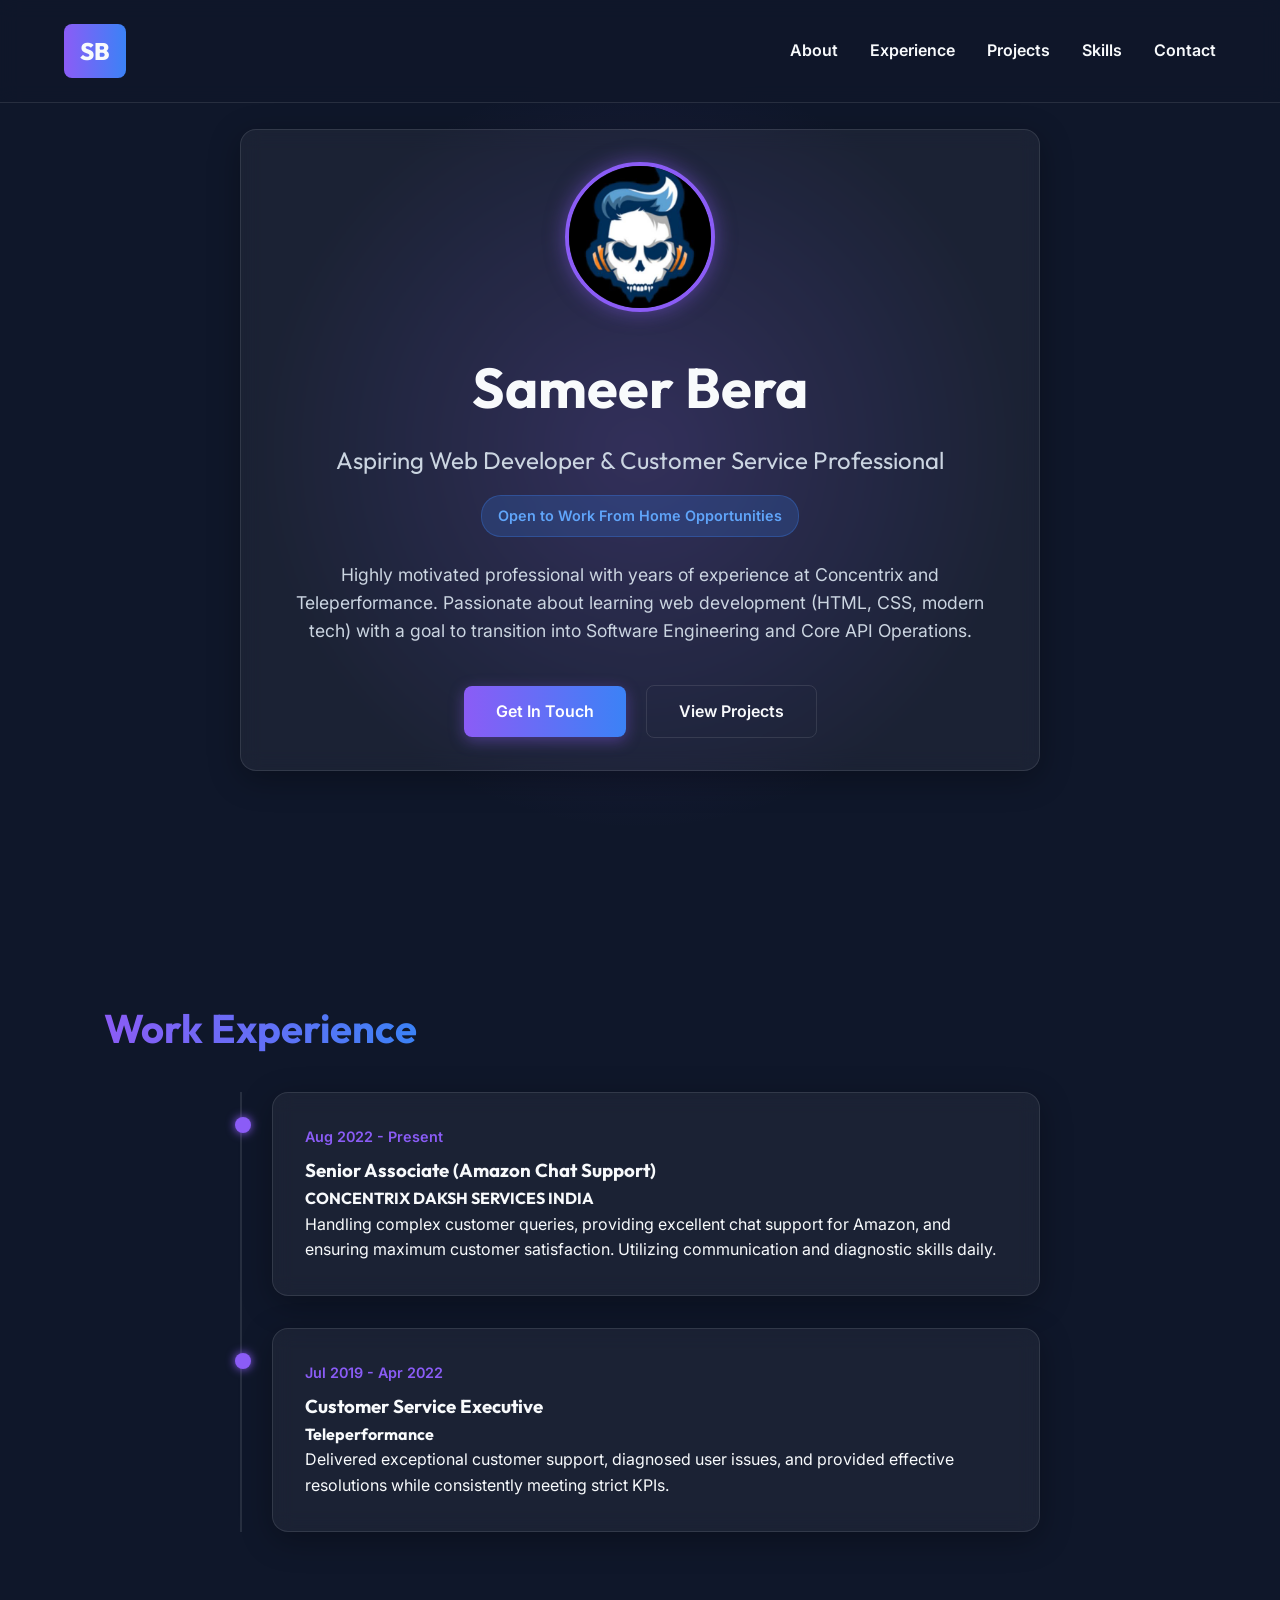
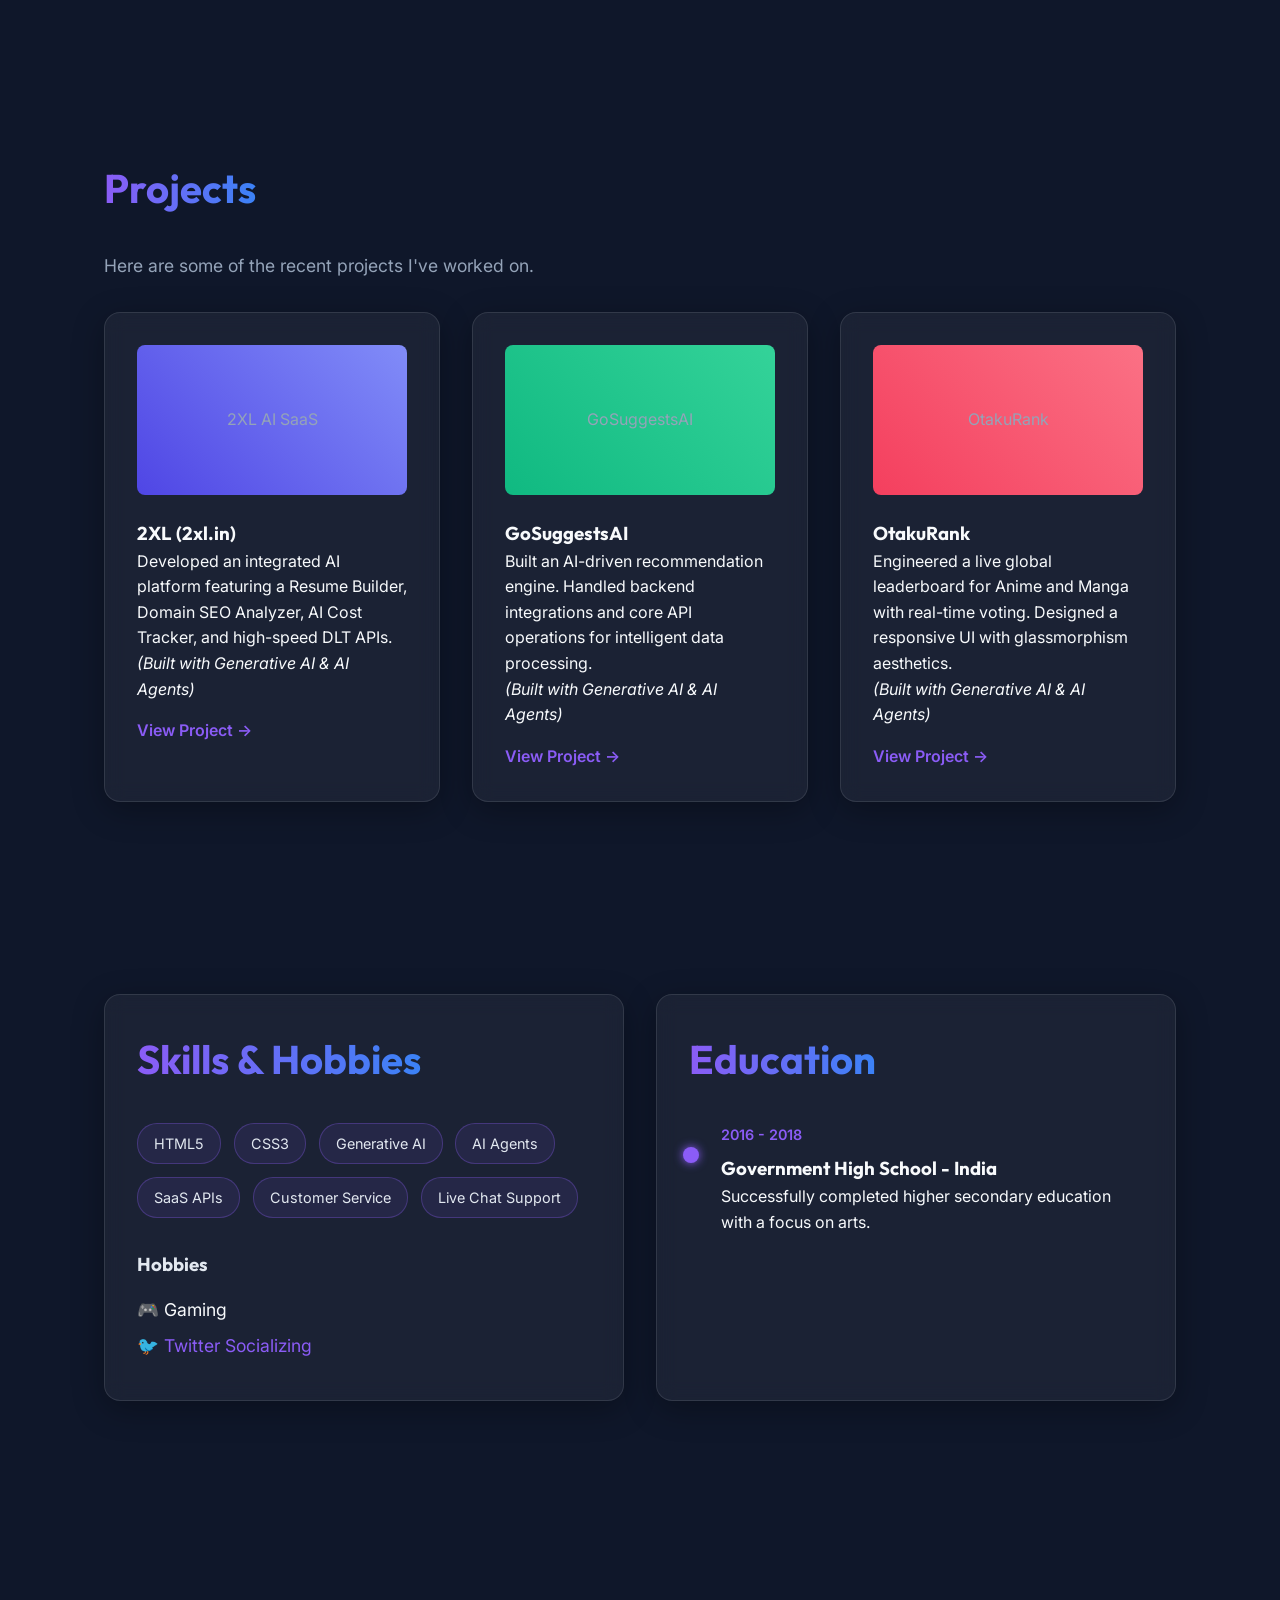
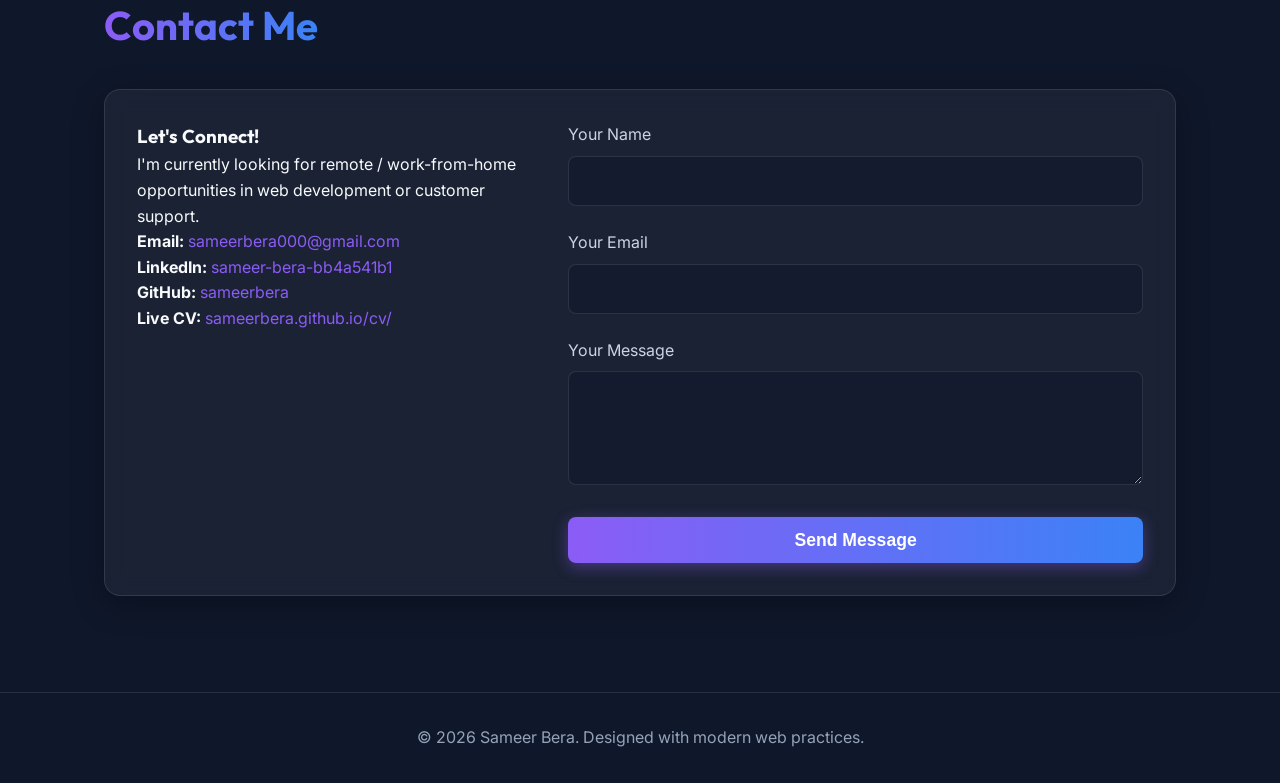
<file: index.html>
<!DOCTYPE html>
<html lang="en">
<head>
  <meta charset="utf-8">
  <meta name="viewport" content="width=device-width, initial-scale=1.0">
  <title>Sameer Bera - Professional CV</title>
  <link rel="preconnect" href="https://fonts.googleapis.com">
  <link rel="preconnect" href="https://fonts.gstatic.com" crossorigin>
  <link href="https://fonts.googleapis.com/css2?family=Inter:wght@300;400;600;800&family=Outfit:wght@400;700&display=swap" rel="stylesheet">
  <link rel="stylesheet" href="style.css">
</head>
<body>
  <!-- Navigation -->
  <nav class="navbar">
    <div class="logo">SB</div>
    <ul class="nav-links">
      <li><a href="#about">About</a></li>
      <li><a href="#experience">Experience</a></li>
      <li><a href="#projects">Projects</a></li>
      <li><a href="#skills">Skills</a></li>
      <li><a href="#contact">Contact</a></li>
    </ul>
  </nav>

  <!-- Hero Section -->
  <section id="about" class="hero">
    <div class="hero-content glass-panel">
      <div class="profile-container">
        <img src="Images/sameer.jpg" alt="Sameer Bera Profile" class="profile-pic" onerror="this.src='https://via.placeholder.com/150'">
      </div>
      <h1 class="name">Sameer Bera</h1>
      <h2 class="title">Aspiring Web Developer & Customer Service Professional</h2>
      <div class="badge">Open to Work From Home Opportunities</div>
      <p class="bio">
        Highly motivated professional with years of experience at Concentrix and Teleperformance. Passionate about learning web development (HTML, CSS, modern tech) with a goal to transition into Software Engineering and Core API Operations.
      </p>
      <div class="hero-buttons">
        <a href="#contact" class="btn primary-btn">Get In Touch</a>
        <a href="#projects" class="btn secondary-btn">View Projects</a>
      </div>
    </div>
  </section>

  <div class="container">
    <!-- Experience Section -->
    <section id="experience" class="section">
      <h2 class="section-title">Work Experience</h2>
      <div class="timeline">
        
        <div class="timeline-item glass-card">
          <div class="timeline-date">Aug 2022 - Present</div>
          <div class="timeline-content">
            <h3>Senior Associate (Amazon Chat Support)</h3>
            <h4>CONCENTRIX DAKSH SERVICES INDIA</h4>
            <p>Handling complex customer queries, providing excellent chat support for Amazon, and ensuring maximum customer satisfaction. Utilizing communication and diagnostic skills daily.</p>
          </div>
        </div>

        <div class="timeline-item glass-card">
          <div class="timeline-date">Jul 2019 - Apr 2022</div>
          <div class="timeline-content">
            <h3>Customer Service Executive</h3>
            <h4>Teleperformance</h4>
            <p>Delivered exceptional customer support, diagnosed user issues, and provided effective resolutions while consistently meeting strict KPIs.</p>
          </div>
        </div>

      </div>
    </section>

    <!-- Projects Section -->
    <section id="projects" class="section">
      <h2 class="section-title">Projects</h2>
      <p class="section-subtitle">Here are some of the recent projects I've worked on.</p>
      <div class="grid-container">
        
        <!-- Project 1: 2XL -->
        <div class="project-card glass-card">
          <div class="project-img-placeholder" style="background: linear-gradient(45deg, #4f46e5, #818cf8);">2XL AI SaaS</div>
          <h3>2XL (2xl.in)</h3>
          <p>Developed an integrated AI platform featuring a Resume Builder, Domain SEO Analyzer, AI Cost Tracker, and high-speed DLT APIs. <br><em>(Built with Generative AI & AI Agents)</em></p>
          <a href="https://2xl.in" target="_blank" class="btn-text">View Project →</a>
        </div>

        <!-- Project 2: GoSuggestsAI -->
        <div class="project-card glass-card">
          <div class="project-img-placeholder" style="background: linear-gradient(45deg, #10b981, #34d399);">GoSuggestsAI</div>
          <h3>GoSuggestsAI</h3>
          <p>Built an AI-driven recommendation engine. Handled backend integrations and core API operations for intelligent data processing. <br><em>(Built with Generative AI & AI Agents)</em></p>
          <a href="https://gosuggestsai.com" target="_blank" class="btn-text">View Project →</a>
        </div>

        <!-- Project 3: OtakuRank -->
        <div class="project-card glass-card">
          <div class="project-img-placeholder" style="background: linear-gradient(45deg, #f43f5e, #fb7185);">OtakuRank</div>
          <h3>OtakuRank</h3>
          <p>Engineered a live global leaderboard for Anime and Manga with real-time voting. Designed a responsive UI with glassmorphism aesthetics. <br><em>(Built with Generative AI & AI Agents)</em></p>
          <a href="https://otakurank.com" target="_blank" class="btn-text">View Project →</a>
        </div>

      </div>
    </section>

    <!-- Skills & Education Section -->
    <section id="skills" class="section split-section">
      <div class="skills-container glass-card">
        <h2 class="section-title">Skills & Hobbies</h2>
        <div class="skills-list">
          <span class="skill-tag">HTML5</span>
          <span class="skill-tag">CSS3</span>
          <span class="skill-tag">Generative AI</span>
          <span class="skill-tag">AI Agents</span>
          <span class="skill-tag">SaaS APIs</span>
          <span class="skill-tag">Customer Service</span>
          <span class="skill-tag">Live Chat Support</span>
        </div>
        <h3 class="subsection-title">Hobbies</h3>
        <ul class="hobby-list">
          <li>🎮 Gaming</li>
          <li>🐦 <a href="https://twitter.com/sameerbera2" target="_blank">Twitter Socializing</a></li>
        </ul>
      </div>

      <div class="education-container glass-card">
        <h2 class="section-title">Education</h2>
        <div class="timeline-item">
          <div class="timeline-date">2016 - 2018</div>
          <div class="timeline-content">
            <h3>Government High School - India</h3>
            <p>Successfully completed higher secondary education with a focus on arts.</p>
          </div>
        </div>
      </div>
    </section>

    <!-- Contact Section -->
    <section id="contact" class="section">
      <h2 class="section-title">Contact Me</h2>
      <div class="contact-wrapper glass-card">
        <div class="contact-info">
          <h3>Let's Connect!</h3>
          <p>I'm currently looking for remote / work-from-home opportunities in web development or customer support.</p>
          <p><strong>Email:</strong> <a href="mailto:sameerbera000@gmail.com">sameerbera000@gmail.com</a></p>
          <p><strong>LinkedIn:</strong> <a href="https://www.linkedin.com/in/sameer-bera-bb4a541b1/" target="_blank">sameer-bera-bb4a541b1</a></p>
          <p><strong>GitHub:</strong> <a href="https://github.com/sameerbera" target="_blank">sameerbera</a></p>
          <p><strong>Live CV:</strong> <a href="https://sameerbera.github.io/cv/" target="_blank">sameerbera.github.io/cv/</a></p>
        </div>
        <form class="contact-form" action="mailto:sameerbera000@gmail.com" method="post" enctype="text/plain">
          <div class="form-group">
            <label for="yourName">Your Name</label>
            <input type="text" id="yourName" name="yourName" required>
          </div>
          <div class="form-group">
            <label for="yourEmail">Your Email</label>
            <input type="email" id="yourEmail" name="yourEmail" required>
          </div>
          <div class="form-group">
            <label for="yourMessage">Your Message</label>
            <textarea id="yourMessage" name="yourMessage" rows="5" required></textarea>
          </div>
          <button type="submit" class="btn primary-btn submit-btn">Send Message</button>
        </form>
      </div>
    </section>
  </div>

  <footer>
    <p>&copy; 2026 Sameer Bera. Designed with modern web practices.</p>
  </footer>
</body>
</html>
</file>
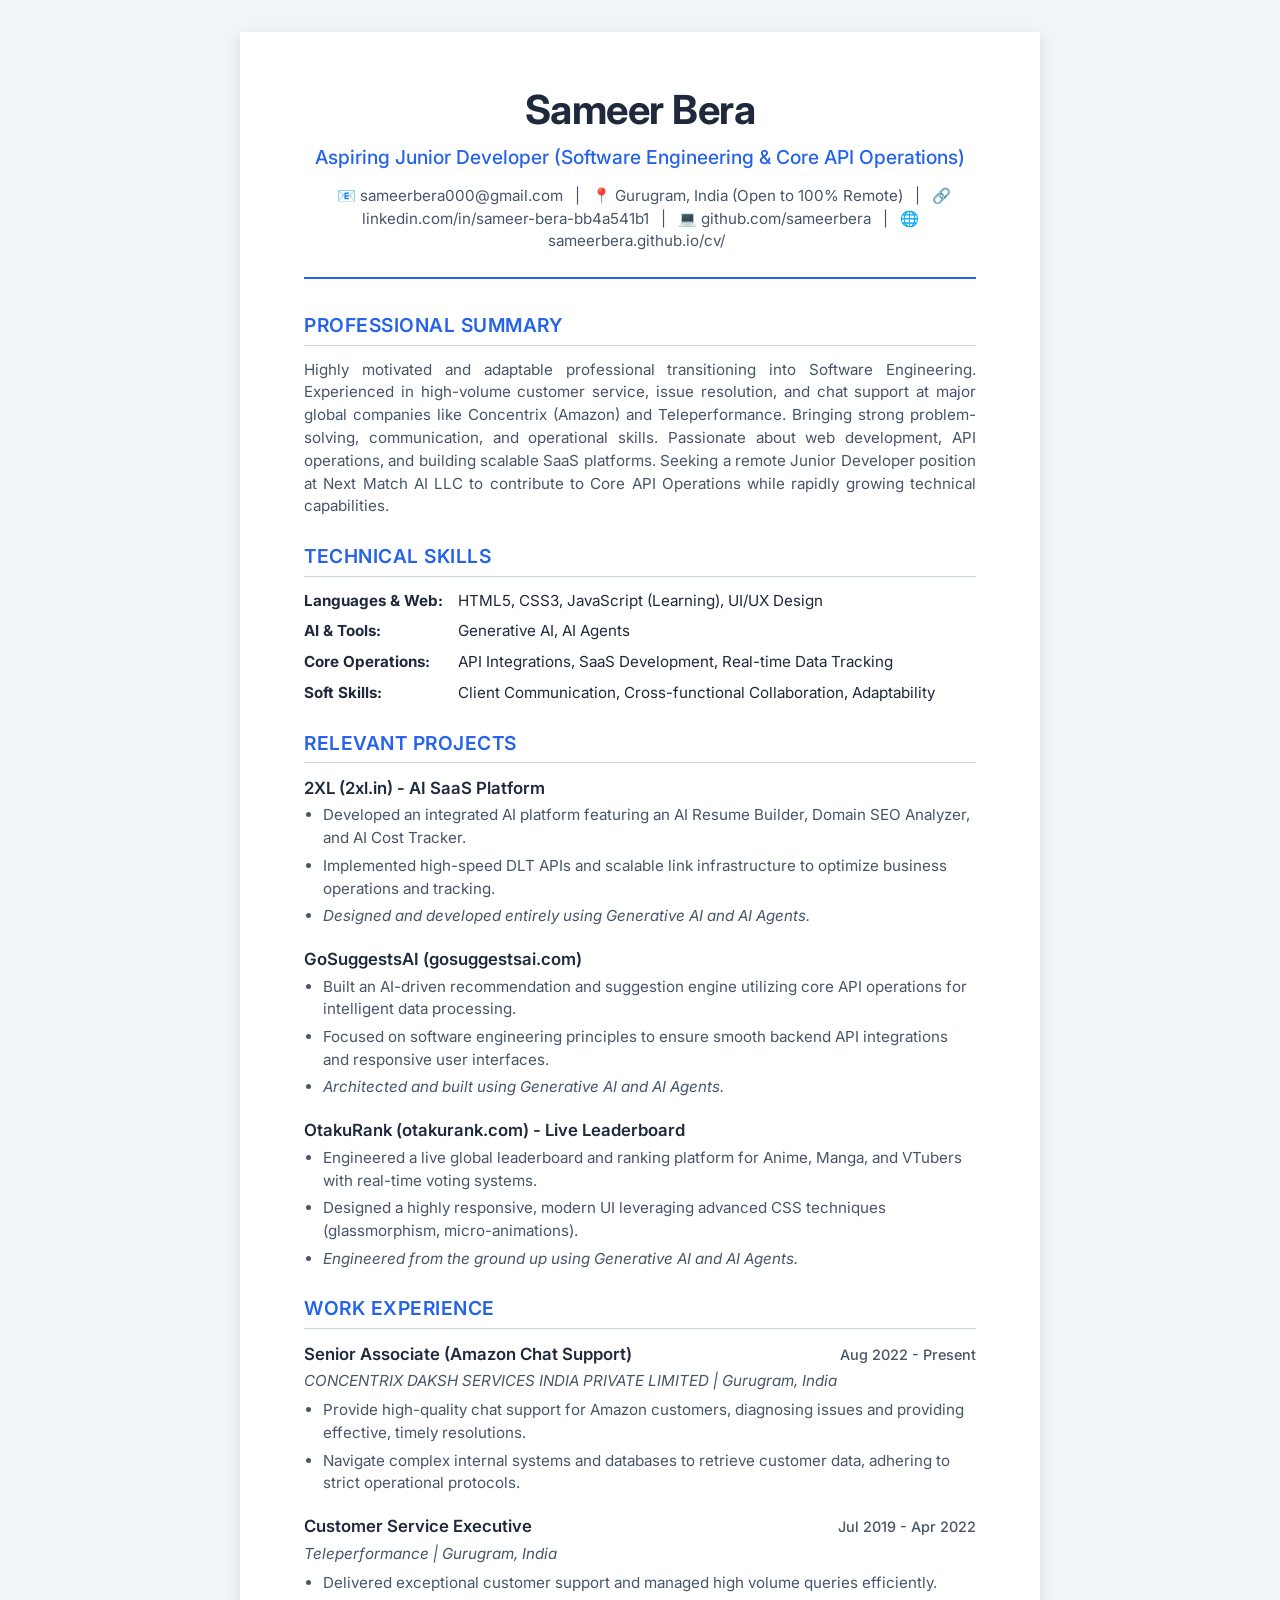
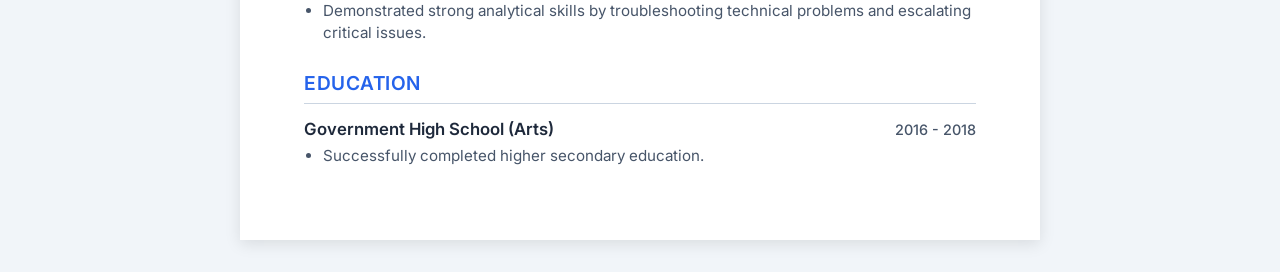
<file: resume.html>
<!DOCTYPE html>
<html lang="en">
<head>
  <meta charset="utf-8">
  <title>Sameer Bera - Resume</title>
  <link rel="preconnect" href="https://fonts.googleapis.com">
  <link rel="preconnect" href="https://fonts.gstatic.com" crossorigin>
  <link href="https://fonts.googleapis.com/css2?family=Inter:wght@400;500;600;700&display=swap" rel="stylesheet">
  <link rel="stylesheet" href="resume.css">
</head>
<body>
  <div class="resume-container">
    <header class="header">
      <h1>Sameer Bera</h1>
      <h2 class="job-title">Aspiring Junior Developer (Software Engineering & Core API Operations)</h2>
      <div class="contact-info">
        <span>📧 sameerbera000@gmail.com</span> |
        <span>📍 Gurugram, India (Open to 100% Remote)</span> |
        <span>🔗 linkedin.com/in/sameer-bera-bb4a541b1</span> |
        <span>💻 github.com/sameerbera</span> |
        <span>🌐 sameerbera.github.io/cv/</span>
      </div>
    </header>

    <section class="section">
      <h3 class="section-title">Professional Summary</h3>
      <p class="summary">
        Highly motivated and adaptable professional transitioning into Software Engineering. Experienced in high-volume customer service, issue resolution, and chat support at major global companies like Concentrix (Amazon) and Teleperformance. Bringing strong problem-solving, communication, and operational skills. Passionate about web development, API operations, and building scalable SaaS platforms. Seeking a remote Junior Developer position at Next Match AI LLC to contribute to Core API Operations while rapidly growing technical capabilities.
      </p>
    </section>

    <section class="section">
      <h3 class="section-title">Technical Skills</h3>
      <div class="skills-grid">
        <div class="skill-category">
          <strong>Languages & Web:</strong> HTML5, CSS3, JavaScript (Learning), UI/UX Design
        </div>
        <div class="skill-category">
          <strong>AI & Tools:</strong> Generative AI, AI Agents
        </div>
        <div class="skill-category">
          <strong>Core Operations:</strong> API Integrations, SaaS Development, Real-time Data Tracking
        </div>
        <div class="skill-category">
          <strong>Soft Skills:</strong> Client Communication, Cross-functional Collaboration, Adaptability
        </div>
      </div>
    </section>

    <section class="section">
      <h3 class="section-title">Relevant Projects</h3>
      
      <div class="item">
        <div class="item-header">
          <h4 class="item-title"><a href="https://2xl.in" target="_blank" style="color: inherit; text-decoration: none;">2XL (2xl.in) - AI SaaS Platform</a></h4>
        </div>
        <ul class="item-list">
          <li>Developed an integrated AI platform featuring an AI Resume Builder, Domain SEO Analyzer, and AI Cost Tracker.</li>
          <li>Implemented high-speed DLT APIs and scalable link infrastructure to optimize business operations and tracking.</li>
          <li><em>Designed and developed entirely using Generative AI and AI Agents.</em></li>
        </ul>
      </div>

      <div class="item">
        <div class="item-header">
          <h4 class="item-title"><a href="https://gosuggestsai.com" target="_blank" style="color: inherit; text-decoration: none;">GoSuggestsAI (gosuggestsai.com)</a></h4>
        </div>
        <ul class="item-list">
          <li>Built an AI-driven recommendation and suggestion engine utilizing core API operations for intelligent data processing.</li>
          <li>Focused on software engineering principles to ensure smooth backend API integrations and responsive user interfaces.</li>
          <li><em>Architected and built using Generative AI and AI Agents.</em></li>
        </ul>
      </div>

      <div class="item">
        <div class="item-header">
          <h4 class="item-title"><a href="https://otakurank.com" target="_blank" style="color: inherit; text-decoration: none;">OtakuRank (otakurank.com) - Live Leaderboard</a></h4>
        </div>
        <ul class="item-list">
          <li>Engineered a live global leaderboard and ranking platform for Anime, Manga, and VTubers with real-time voting systems.</li>
          <li>Designed a highly responsive, modern UI leveraging advanced CSS techniques (glassmorphism, micro-animations).</li>
          <li><em>Engineered from the ground up using Generative AI and AI Agents.</em></li>
        </ul>
      </div>
    </section>

    <section class="section">
      <h3 class="section-title">Work Experience</h3>
      
      <div class="item">
        <div class="item-header">
          <h4 class="item-title">Senior Associate (Amazon Chat Support)</h4>
          <span class="item-date">Aug 2022 - Present</span>
        </div>
        <div class="item-subtitle">CONCENTRIX DAKSH SERVICES INDIA PRIVATE LIMITED | Gurugram, India</div>
        <ul class="item-list">
          <li>Provide high-quality chat support for Amazon customers, diagnosing issues and providing effective, timely resolutions.</li>
          <li>Navigate complex internal systems and databases to retrieve customer data, adhering to strict operational protocols.</li>
        </ul>
      </div>

      <div class="item">
        <div class="item-header">
          <h4 class="item-title">Customer Service Executive</h4>
          <span class="item-date">Jul 2019 - Apr 2022</span>
        </div>
        <div class="item-subtitle">Teleperformance | Gurugram, India</div>
        <ul class="item-list">
          <li>Delivered exceptional customer support and managed high volume queries efficiently.</li>
          <li>Demonstrated strong analytical skills by troubleshooting technical problems and escalating critical issues.</li>
        </ul>
      </div>
    </section>

    <section class="section">
      <h3 class="section-title">Education</h3>
      <div class="item">
        <div class="item-header">
          <h4 class="item-title">Government High School (Arts)</h4>
          <span class="item-date">2016 - 2018</span>
        </div>
        <ul class="item-list">
          <li>Successfully completed higher secondary education.</li>
        </ul>
      </div>
    </section>
  </div>
</body>
</html>
</file>
<file: style.css>
/* Base Styles & Variables */
:root {
  --bg-color: #0f172a;
  --text-color: #f8fafc;
  --primary-accent: #8b5cf6;
  --secondary-accent: #3b82f6;
  --glass-bg: rgba(255, 255, 255, 0.05);
  --glass-border: rgba(255, 255, 255, 0.1);
  --glass-shadow: 0 8px 32px 0 rgba(0, 0, 0, 0.3);
}

* {
  margin: 0;
  padding: 0;
  box-sizing: border-box;
}

body {
  font-family: 'Inter', sans-serif;
  background-color: var(--bg-color);
  color: var(--text-color);
  line-height: 1.6;
  overflow-x: hidden;
}

h1, h2, h3, h4 {
  font-family: 'Outfit', sans-serif;
}

a {
  text-decoration: none;
  color: var(--primary-accent);
  transition: color 0.3s ease;
}

a:hover {
  color: var(--secondary-accent);
}

/* Typography Enhancements */
.section-title {
  font-size: 2.5rem;
  margin-bottom: 2rem;
  background: linear-gradient(90deg, var(--primary-accent), var(--secondary-accent));
  -webkit-background-clip: text;
  -webkit-text-fill-color: transparent;
  display: inline-block;
}

.section-subtitle {
  font-size: 1.1rem;
  color: #94a3b8;
  margin-bottom: 2rem;
}

/* Glassmorphism Utilities */
.glass-panel, .glass-card {
  background: var(--glass-bg);
  backdrop-filter: blur(10px);
  -webkit-backdrop-filter: blur(10px);
  border: 1px solid var(--glass-border);
  border-radius: 16px;
  box-shadow: var(--glass-shadow);
  padding: 2rem;
}

/* Navigation */
.navbar {
  display: flex;
  justify-content: space-between;
  align-items: center;
  padding: 1.5rem 5%;
  position: fixed;
  width: 100%;
  top: 0;
  z-index: 1000;
  background: rgba(15, 23, 42, 0.8);
  backdrop-filter: blur(10px);
  border-bottom: 1px solid var(--glass-border);
}

.logo {
  font-family: 'Outfit', sans-serif;
  font-size: 1.5rem;
  font-weight: 800;
  color: var(--text-color);
  background: linear-gradient(90deg, var(--primary-accent), var(--secondary-accent));
  padding: 0.5rem 1rem;
  border-radius: 8px;
}

.nav-links {
  display: flex;
  list-style: none;
  gap: 2rem;
}

.nav-links a {
  color: var(--text-color);
  font-weight: 600;
  position: relative;
}

.nav-links a::after {
  content: '';
  position: absolute;
  width: 0;
  height: 2px;
  bottom: -4px;
  left: 0;
  background: var(--primary-accent);
  transition: width 0.3s ease;
}

.nav-links a:hover::after {
  width: 100%;
}

/* Hero Section */
.hero {
  min-height: 100vh;
  display: flex;
  align-items: center;
  justify-content: center;
  padding: 0 5%;
  position: relative;
}

/* Background gradient orb */
.hero::before {
  content: '';
  position: absolute;
  top: 50%;
  left: 50%;
  transform: translate(-50%, -50%);
  width: 60vw;
  height: 60vw;
  background: radial-gradient(circle, rgba(139, 92, 246, 0.2) 0%, rgba(15, 23, 42, 0) 70%);
  z-index: -1;
}

.hero-content {
  text-align: center;
  max-width: 800px;
  width: 100%;
  animation: fadeIn 1s ease-out;
}

@keyframes fadeIn {
  from { opacity: 0; transform: translateY(20px); }
  to { opacity: 1; transform: translateY(0); }
}

.profile-container {
  margin-bottom: 1.5rem;
}

.profile-pic {
  width: 150px;
  height: 150px;
  border-radius: 50%;
  object-fit: cover;
  border: 4px solid var(--primary-accent);
  box-shadow: 0 0 20px rgba(139, 92, 246, 0.5);
}

.name {
  font-size: 3.5rem;
  margin-bottom: 0.5rem;
}

.title {
  font-size: 1.5rem;
  color: #cbd5e1;
  font-weight: 400;
  margin-bottom: 1rem;
}

.badge {
  display: inline-block;
  background: rgba(59, 130, 246, 0.2);
  color: #60a5fa;
  padding: 0.5rem 1rem;
  border-radius: 20px;
  font-size: 0.9rem;
  font-weight: 600;
  margin-bottom: 1.5rem;
  border: 1px solid rgba(59, 130, 246, 0.3);
}

.bio {
  font-size: 1.1rem;
  color: #cbd5e1;
  margin-bottom: 2.5rem;
}

/* Buttons */
.btn {
  display: inline-block;
  padding: 0.8rem 2rem;
  border-radius: 8px;
  font-weight: 600;
  transition: all 0.3s ease;
  cursor: pointer;
  border: none;
}

.primary-btn {
  background: linear-gradient(90deg, var(--primary-accent), var(--secondary-accent));
  color: white;
  box-shadow: 0 4px 15px rgba(139, 92, 246, 0.4);
}

.primary-btn:hover {
  transform: translateY(-2px);
  box-shadow: 0 6px 20px rgba(139, 92, 246, 0.6);
  color: white;
}

.secondary-btn {
  background: transparent;
  color: var(--text-color);
  border: 1px solid var(--glass-border);
  margin-left: 1rem;
}

.secondary-btn:hover {
  background: var(--glass-bg);
  transform: translateY(-2px);
}

/* Layout Container */
.container {
  max-width: 1200px;
  margin: 0 auto;
  padding: 0 5%;
}

.section {
  padding: 6rem 0;
}

/* Experience Timeline */
.timeline {
  position: relative;
  max-width: 800px;
  margin: 0 auto;
}

.timeline::before {
  content: '';
  position: absolute;
  left: 0;
  top: 0;
  width: 2px;
  height: 100%;
  background: var(--glass-border);
}

.timeline-item {
  position: relative;
  margin-bottom: 2rem;
  margin-left: 2rem;
}

.timeline-item::before {
  content: '';
  position: absolute;
  left: -2.4rem;
  top: 1.5rem;
  width: 1rem;
  height: 1rem;
  background: var(--primary-accent);
  border-radius: 50%;
  box-shadow: 0 0 10px var(--primary-accent);
}

.timeline-date {
  font-size: 0.9rem;
  color: var(--primary-accent);
  font-weight: 600;
  margin-bottom: 0.5rem;
}

/* Projects Grid */
.grid-container {
  display: grid;
  grid-template-columns: repeat(auto-fit, minmax(300px, 1fr));
  gap: 2rem;
}

.project-card {
  transition: transform 0.3s ease, box-shadow 0.3s ease;
}

.project-card:hover {
  transform: translateY(-10px);
  box-shadow: 0 15px 30px rgba(0, 0, 0, 0.4);
}

.project-img-placeholder {
  width: 100%;
  height: 150px;
  background: linear-gradient(45deg, #1e293b, #334155);
  border-radius: 8px;
  display: flex;
  align-items: center;
  justify-content: center;
  color: #94a3b8;
  margin-bottom: 1.5rem;
}

.btn-text {
  display: inline-block;
  margin-top: 1rem;
  font-weight: 600;
}

.btn-text:hover {
  transform: translateX(5px);
}

/* Split Section (Skills & Education) */
.split-section {
  display: grid;
  grid-template-columns: 1fr 1fr;
  gap: 2rem;
}

.skills-list {
  display: flex;
  flex-wrap: wrap;
  gap: 0.8rem;
  margin-bottom: 2rem;
}

.skill-tag {
  background: rgba(139, 92, 246, 0.1);
  border: 1px solid rgba(139, 92, 246, 0.3);
  color: #e2e8f0;
  padding: 0.5rem 1rem;
  border-radius: 20px;
  font-size: 0.9rem;
  transition: all 0.3s ease;
}

.skill-tag:hover {
  background: rgba(139, 92, 246, 0.3);
  transform: translateY(-2px);
}

.subsection-title {
  margin-bottom: 1rem;
  color: #e2e8f0;
}

.hobby-list {
  list-style: none;
}

.hobby-list li {
  margin-bottom: 0.5rem;
  font-size: 1.1rem;
}

/* Contact Form */
.contact-wrapper {
  display: grid;
  grid-template-columns: 1fr 1.5fr;
  gap: 3rem;
}

.form-group {
  margin-bottom: 1.5rem;
}

.form-group label {
  display: block;
  margin-bottom: 0.5rem;
  color: #cbd5e1;
}

.form-group input,
.form-group textarea {
  width: 100%;
  padding: 1rem;
  background: rgba(15, 23, 42, 0.5);
  border: 1px solid var(--glass-border);
  border-radius: 8px;
  color: var(--text-color);
  font-family: 'Inter', sans-serif;
  transition: border-color 0.3s ease;
}

.form-group input:focus,
.form-group textarea:focus {
  outline: none;
  border-color: var(--primary-accent);
}

.submit-btn {
  width: 100%;
  font-size: 1.1rem;
}

/* Footer */
footer {
  text-align: center;
  padding: 2rem;
  border-top: 1px solid var(--glass-border);
  color: #94a3b8;
}

/* Responsive */
@media (max-width: 768px) {
  .navbar {
    flex-direction: column;
    padding: 1rem;
  }
  
  .nav-links {
    margin-top: 1rem;
    gap: 1rem;
  }
  
  .name {
    font-size: 2.5rem;
  }
  
  .hero-buttons {
    display: flex;
    flex-direction: column;
    gap: 1rem;
  }
  
  .secondary-btn {
    margin-left: 0;
  }
  
  .split-section {
    grid-template-columns: 1fr;
  }
  
  .contact-wrapper {
    grid-template-columns: 1fr;
  }
}
</file>
<file: resume.css>
/* Resume specific CSS for Print and Screen */
:root {
  --text-primary: #1e293b;
  --text-secondary: #475569;
  --accent-color: #2563eb;
  --border-color: #cbd5e1;
}

* {
  margin: 0;
  padding: 0;
  box-sizing: border-box;
}

body {
  font-family: 'Inter', sans-serif;
  color: var(--text-primary);
  background-color: #f1f5f9; /* Light background for screen */
  line-height: 1.5;
  font-size: 14px;
}

/* Container simulating an A4 page */
.resume-container {
  max-width: 800px; /* A4 width approx */
  margin: 2rem auto;
  background-color: #ffffff;
  padding: 3rem 4rem;
  box-shadow: 0 4px 15px rgba(0, 0, 0, 0.1);
}

.header {
  text-align: center;
  margin-bottom: 2rem;
  padding-bottom: 1.5rem;
  border-bottom: 2px solid var(--accent-color);
}

.header h1 {
  font-size: 2.5rem;
  font-weight: 700;
  color: var(--text-primary);
  letter-spacing: -0.5px;
  margin-bottom: 0.2rem;
}

.job-title {
  font-size: 1.2rem;
  font-weight: 500;
  color: var(--accent-color);
  margin-bottom: 0.8rem;
}

.contact-info {
  font-size: 0.95rem;
  color: var(--text-secondary);
}

.contact-info span {
  margin: 0 0.5rem;
}

.section {
  margin-bottom: 1.5rem;
}

.section-title {
  font-size: 1.2rem;
  font-weight: 600;
  color: var(--accent-color);
  text-transform: uppercase;
  letter-spacing: 0.5px;
  margin-bottom: 0.8rem;
  padding-bottom: 0.3rem;
  border-bottom: 1px solid var(--border-color);
}

.summary {
  font-size: 0.95rem;
  color: var(--text-secondary);
  text-align: justify;
}

.skills-grid {
  display: flex;
  flex-direction: column;
  gap: 0.5rem;
}

.skill-category {
  font-size: 0.95rem;
}

.skill-category strong {
  color: var(--text-primary);
  display: inline-block;
  width: 150px;
}

.item {
  margin-bottom: 1.2rem;
}

.item:last-child {
  margin-bottom: 0;
}

.item-header {
  display: flex;
  justify-content: space-between;
  align-items: baseline;
  margin-bottom: 0.2rem;
}

.item-title {
  font-size: 1.05rem;
  font-weight: 600;
  color: var(--text-primary);
}

.item-date {
  font-size: 0.9rem;
  color: var(--text-secondary);
  font-weight: 500;
}

.item-subtitle {
  font-size: 0.95rem;
  font-style: italic;
  color: var(--text-secondary);
  margin-bottom: 0.4rem;
}

.item-list {
  padding-left: 1.2rem;
  color: var(--text-secondary);
  font-size: 0.95rem;
}

.item-list li {
  margin-bottom: 0.3rem;
}

/* Print Styles */
@media print {
  body {
    background-color: #ffffff;
  }
  
  .resume-container {
    margin: 0;
    padding: 0;
    box-shadow: none;
    max-width: 100%;
  }
  
  @page {
    margin: 1.5cm; /* Standard margins */
  }
}
</file>
